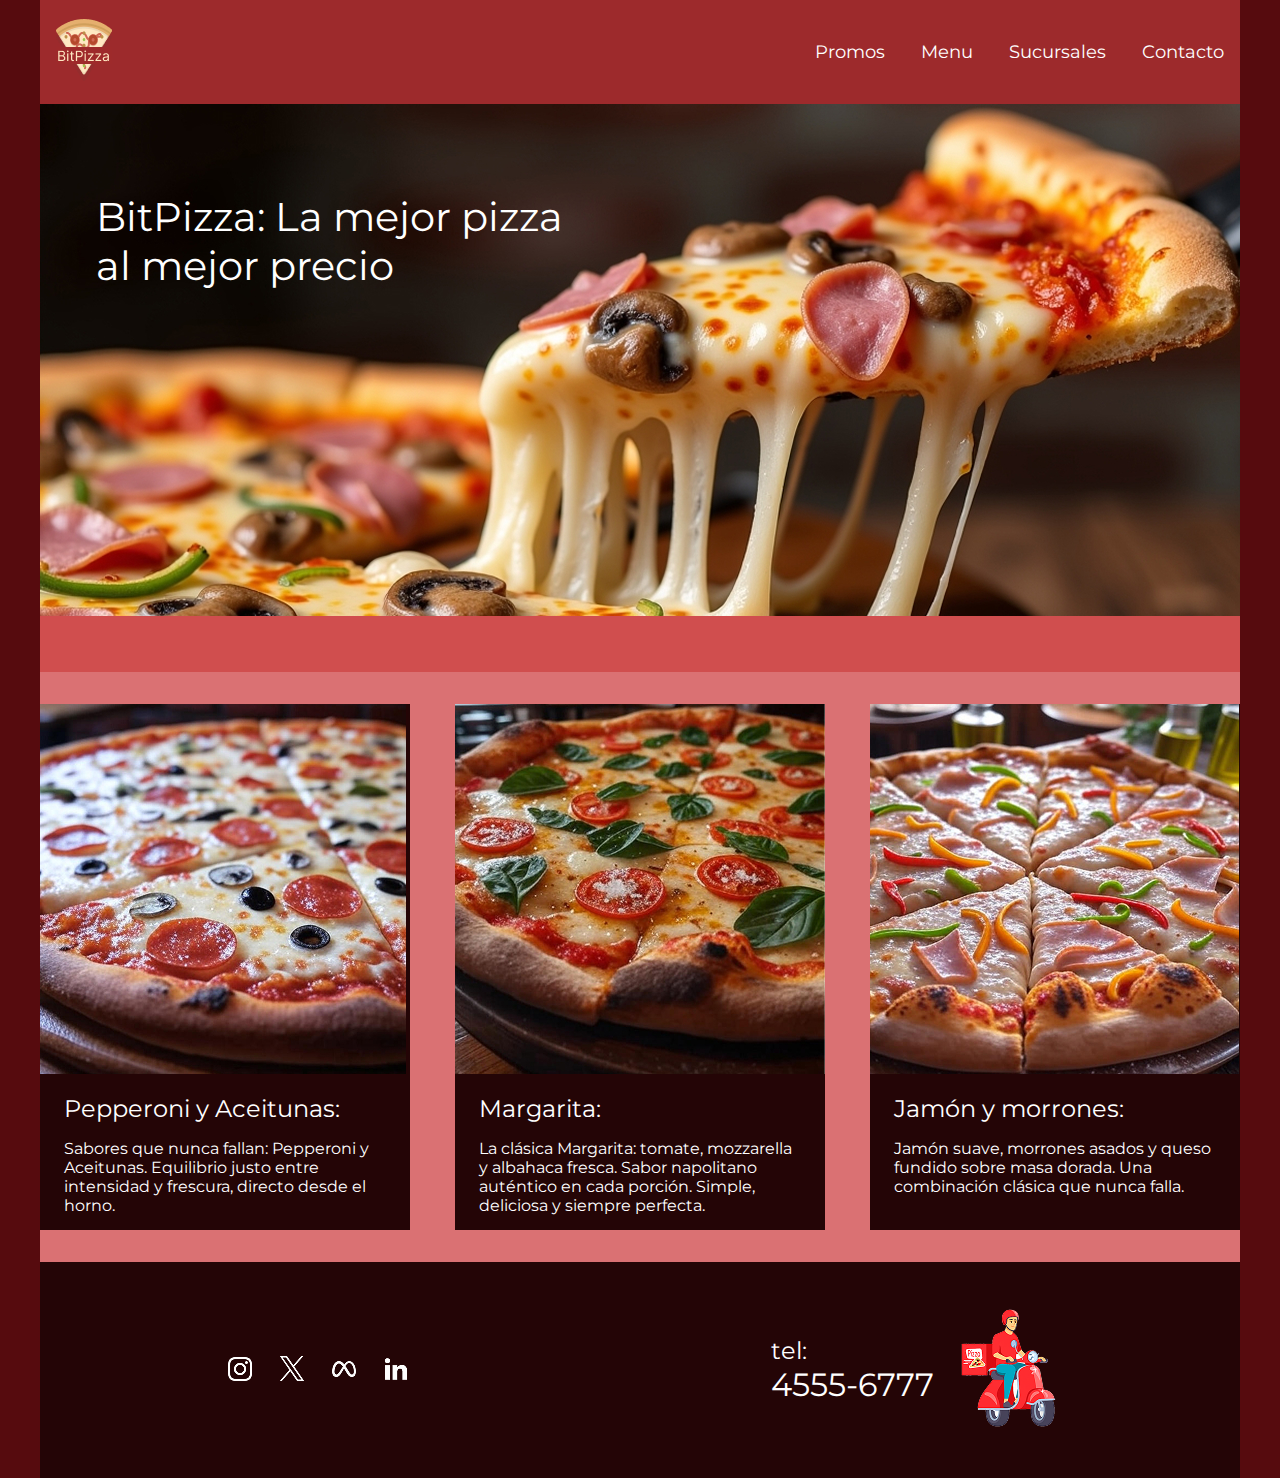
<file: _proyecto/index.html>
<!doctype html>
<html lang="en">
<head>
    <meta charset="UTF-8">
    <meta name="viewport"
          content="width=device-width, user-scalable=no, initial-scale=1.0, maximum-scale=1.0, minimum-scale=1.0">
    <meta http-equiv="X-UA-Compatible" content="ie=edge">
    <title>BitPizza</title>
    <link href='css/estilos.css' rel="stylesheet" type='text/css'>
</head>
<body>
    <header>
        <!-- isologo empresa -->
        <a href="index.html">
            <img src="imgs/logo.png" alt="Logo BitPizza">
        </a>
        <!-- barra de navegación -->
         <nav>
           <a href="index.html">Promos</a>
           <a href="menu.html">Menu</a>
           <a href="sucursales.html">Sucursales</a>
           <a href="contacto.html">Contacto</a>
         </nav>
    </header>
    <main>

        <section id="hero">
            <h1>BitPizza: La mejor pizza al mejor precio</h1>
        </section>
        
        <section id="sabores">

            <article>
                <img src="imgs/pizza1.jpg" alt="Pepperoni y Aceitunas">
                <h2>Pepperoni y Aceitunas:</h2>
                <p>
                    Sabores que nunca fallan: Pepperoni y Aceitunas. Equilibrio justo entre intensidad y frescura, directo desde el horno.
                </p>
            </article>

            <article>
                <img src="imgs/pizza2.jpg" alt="Margarita">
                <h2>Margarita:</h2>
                <p>
                    La clásica Margarita: tomate, mozzarella y albahaca fresca. Sabor napolitano auténtico en cada porción. Simple, deliciosa y siempre perfecta.
                </p>
            </article>

            <article>
                <img src="imgs/pizza3.jpg" alt="Jamón y morrones">
                <h2>Jamón y morrones:</h2>
                <p>
                    Jamón suave, morrones asados y queso fundido sobre masa dorada. Una combinación clásica que nunca falla.
                </p>
            </article>

        </section>

    </main>
    <footer>
        <!-- social media -->
         <nav>
            <a href="#!">
                <img src="imgs/instagram-w.png" alt="Instagram">
            </a>
            <a href="#!">
                <img src="imgs/x-white.png" alt="X">
            </a>
            <a href="#!">
                <img src="imgs/meta.png" alt="Meta">
            </a>
            <a href="#!">
                <img src="imgs/linkedin-w.png" alt="LinkedIn">
            </a>
         </nav>

         <!-- teléfono -->
        <div>
        <a href="tel:45556777">
             <span>
                tel: 
                <span id="nro">4555-6777</span>
            </span>
            <img src="imgs/bike.png" alt="Moto">
        </a>
        </div>
    </footer>
</body>
</html>
</file>
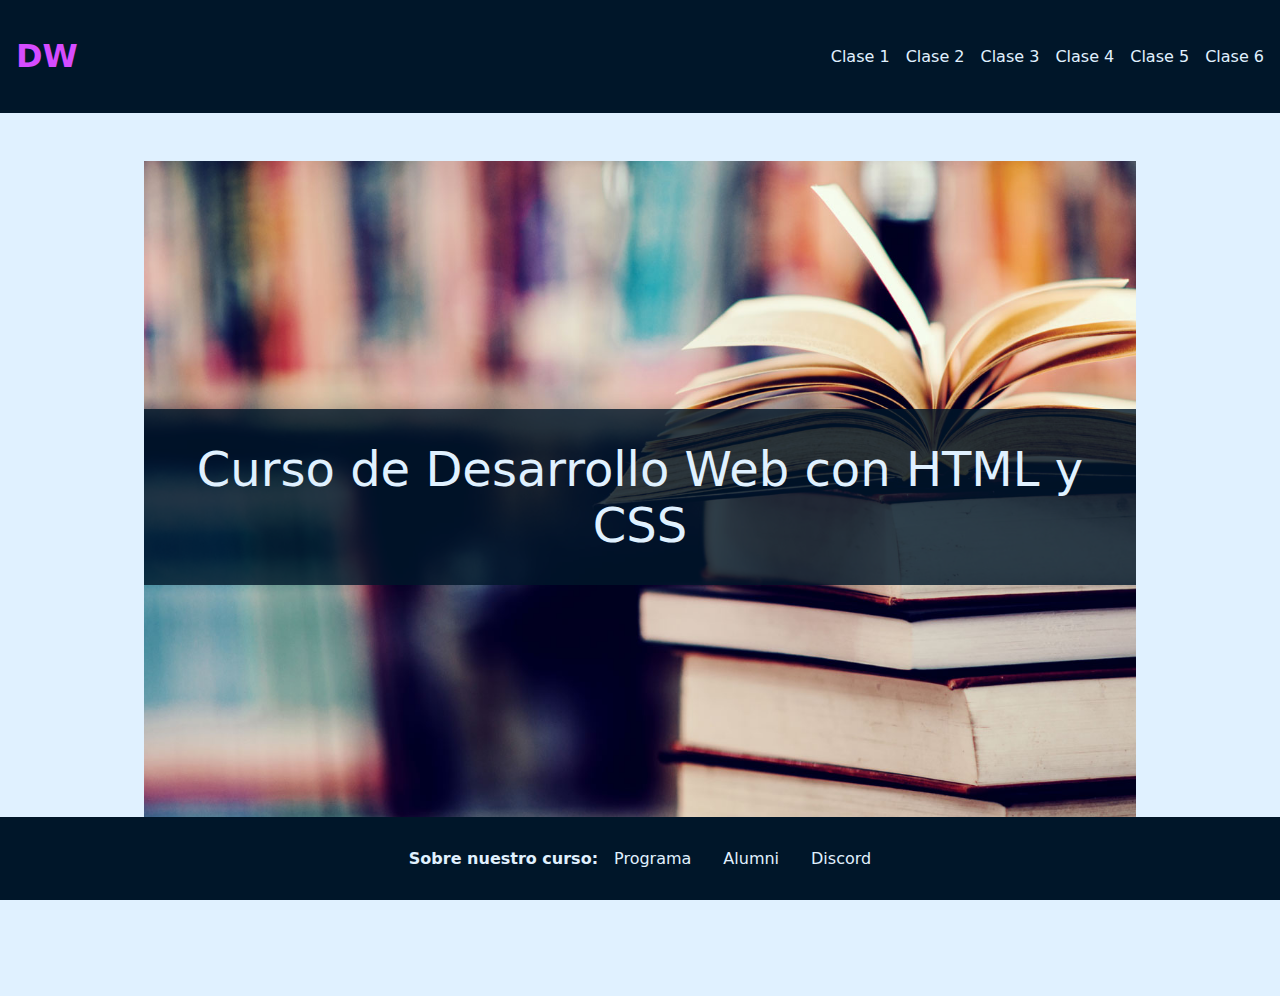
<file: anterior/index.html>
<!DOCTYPE html>
<html lang="es">
<head>
    <meta charset="UTF-8">
    <meta name="viewport" content="width=device-width, initial-scale=1.0">
    <title>Bienvenidos al curso de Desarrollo Web con HTML y CSS</title>
    <link rel="stylesheet" href="css/estilos.css">
</head>
<body>
    <header>
        <h1><a href="index.html" class="logo">DW</a></h1>
        <nav>
            <ul>
                <li><a href="clase1.html" class="nav">Clase 1</a></li>
                <li><a href="clase2.html" class="nav">Clase 2</a></li>
                <li><a href="clase3.html" class="nav">Clase 3</a></li>
                <li><a href="clase4.html" class="nav">Clase 4</a></li>
                <li><a href="clase5.html" class="nav">Clase 5</a></li>
                <li><a href="" class="nav">Clase 6</a></li>
            </ul>
        </nav>
    </header>

    <main>
        <section id="bienvenida">
            <h1>Curso de Desarrollo Web con HTML y CSS</h1>
        </section>
    </main>

    <footer>
        <h1>Sobre nuestro curso:</h1>
        <ul>
            <li><a href="https://www.educacionit.com/curso-de-html" class="footer">Programa</a></li>
            <li><a href="https://alumni.education" class="footer">Alumni</a></li>
            <li><a href="https://discord.gg/SpRytRKP" class="footer">Discord</a></li>
        </ul>
    </footer>
</body>
</html>
</file>
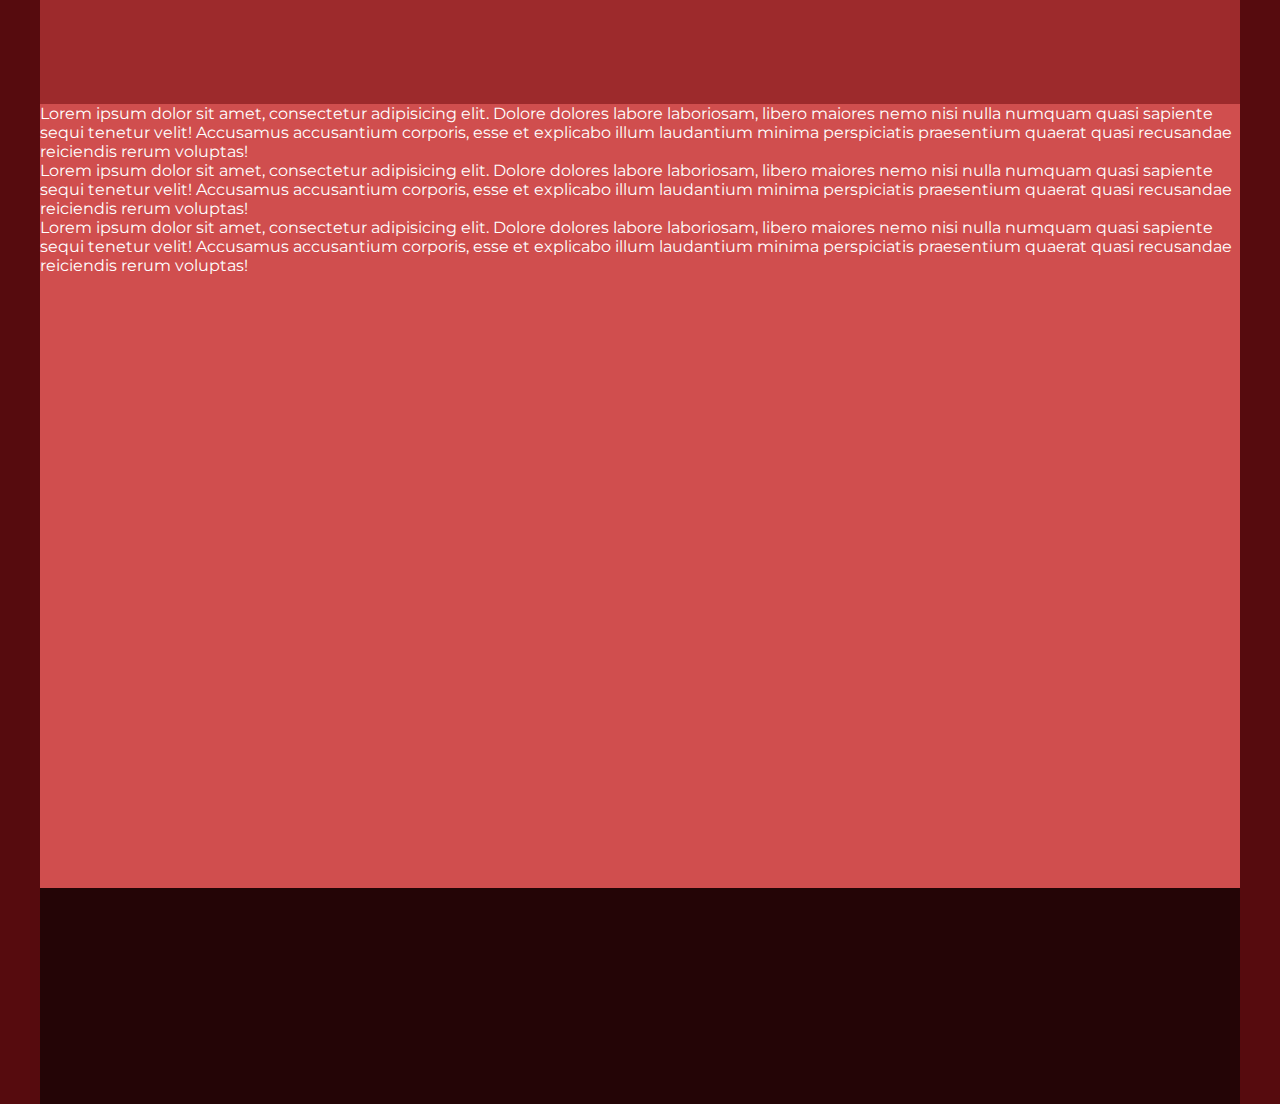
<file: _proyecto/plantilla.html>
<!doctype html>
<html lang="en">
<head>
    <meta charset="UTF-8">
    <meta name="viewport"
          content="width=device-width, user-scalable=no, initial-scale=1.0, maximum-scale=1.0, minimum-scale=1.0">
    <meta http-equiv="X-UA-Compatible" content="ie=edge">
    <title>BitPizza</title>
    <link href='css/estilos.css' rel="stylesheet" type='text/css'>
</head>
<body>
<header>

</header>
<main>

        <p>
            Lorem ipsum dolor sit amet, consectetur adipisicing elit. Dolore dolores labore laboriosam, libero maiores nemo nisi nulla numquam quasi sapiente sequi tenetur velit! Accusamus accusantium corporis, esse et explicabo illum laudantium minima perspiciatis praesentium quaerat quasi recusandae reiciendis rerum voluptas!
        </p>
        <p>
            Lorem ipsum dolor sit amet, consectetur adipisicing elit. Dolore dolores labore laboriosam, libero maiores nemo nisi nulla numquam quasi sapiente sequi tenetur velit! Accusamus accusantium corporis, esse et explicabo illum laudantium minima perspiciatis praesentium quaerat quasi recusandae reiciendis rerum voluptas!
        </p>
        <p>
            Lorem ipsum dolor sit amet, consectetur adipisicing elit. Dolore dolores labore laboriosam, libero maiores nemo nisi nulla numquam quasi sapiente sequi tenetur velit! Accusamus accusantium corporis, esse et explicabo illum laudantium minima perspiciatis praesentium quaerat quasi recusandae reiciendis rerum voluptas!
        </p>

</main>
<footer>

</footer>
</body>
</html>
</file>
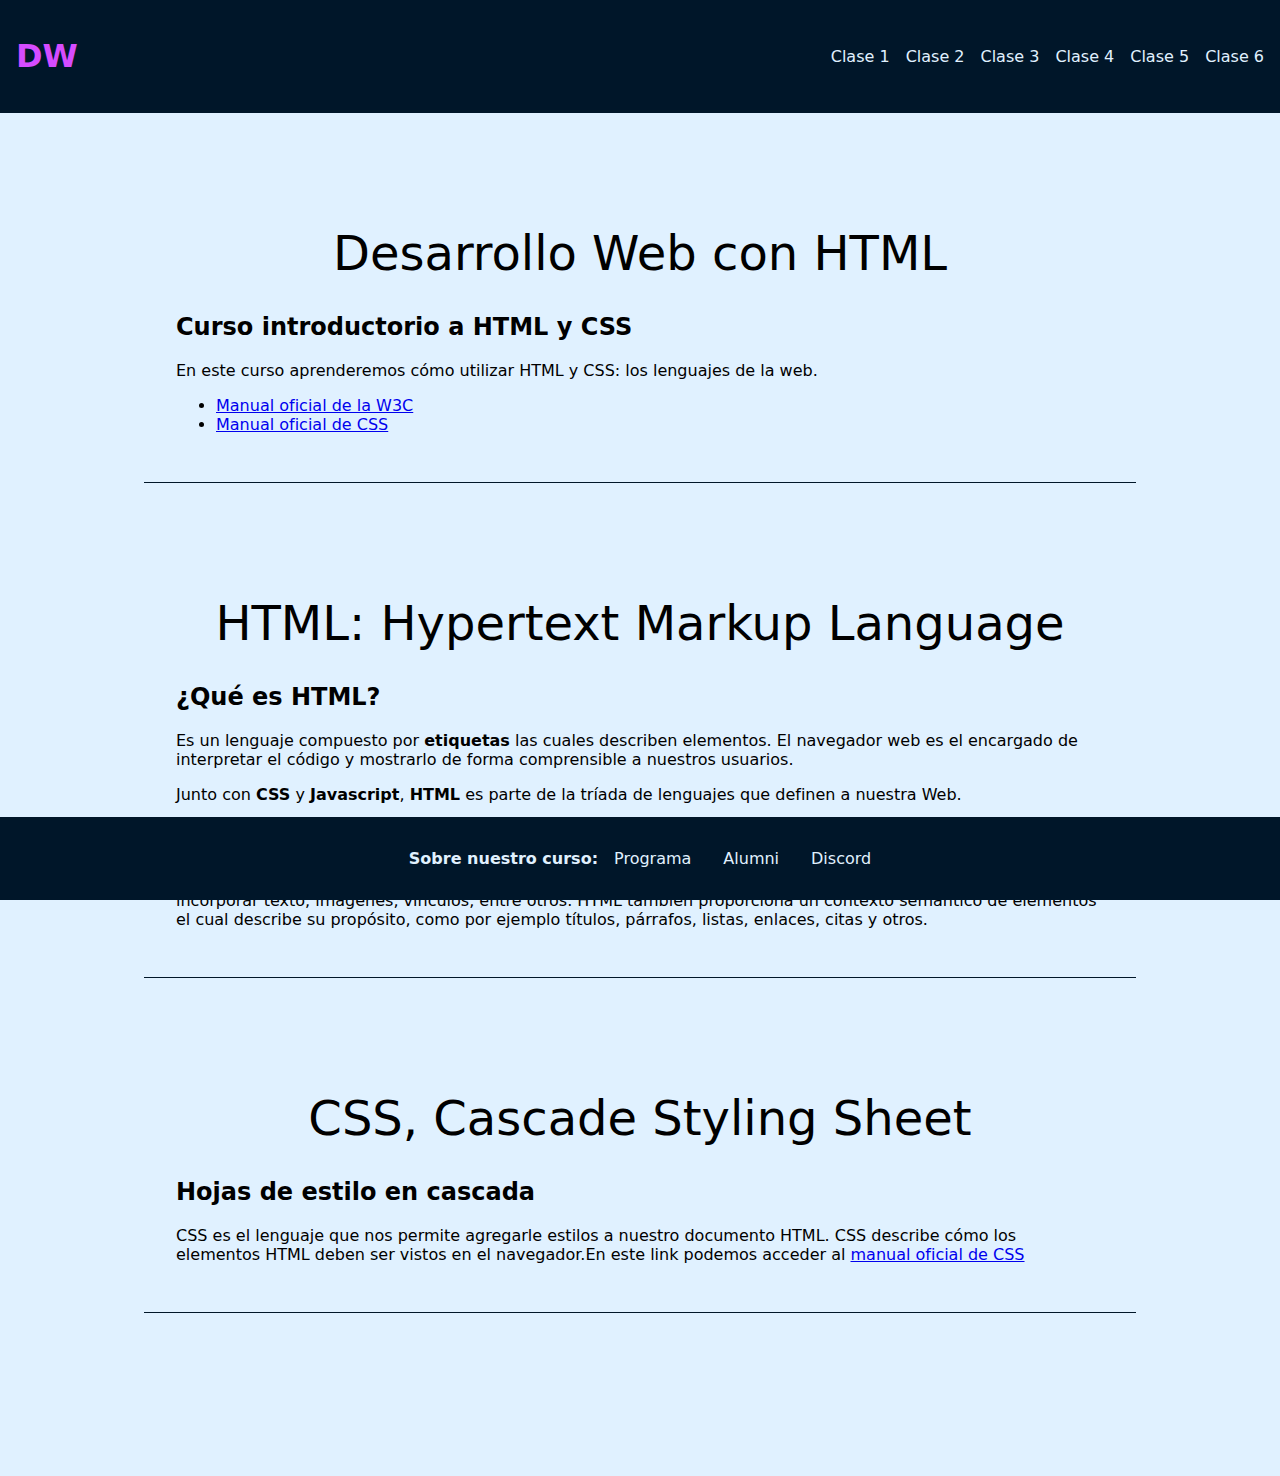
<file: anterior/clase1.html>
<!DOCTYPE html>
<html lang="es">
<head>
    <meta charset="UTF-8">
    <meta name="viewport" content="width=device-width, initial-scale=1.0">
    <title>Clase 1</title>
    <link rel="stylesheet" href="css/estilos.css">
</head>
<body>
    <header>
        <h1><a href="index.html" class="logo">DW</a></h1>
        <nav>
            <ul>
                <li><a href="clase1.html" class="nav">Clase 1</a></li>
                <li><a href="clase2.html" class="nav">Clase 2</a></li>
                <li><a href="clase3.html" class="nav">Clase 3</a></li>
                <li><a href="clase4.html" class="nav">Clase 4</a></li>
                <li><a href="clase5.html" class="nav">Clase 5</a></li>
                <li><a href="" class="nav">Clase 6</a></li>
            </ul>
        </nav>
    </header>

    <main>
        <section>
            <h1>Desarrollo Web con HTML</h1>
            <h2>Curso introductorio a HTML y CSS</h2>
            <p>En este curso aprenderemos cómo utilizar HTML y CSS: los lenguajes de la web.</p>
            <ul>
                <li><a href="https://www.w3schools.com/html/default.asp" target="_blank">Manual oficial de la W3C</a></li>
                <li><a href="https://www.w3schools.com/css/default.asp" target="_blank">Manual oficial de CSS</a></li>
            </ul>
        </section>

        <section>
            <h1>HTML: Hypertext Markup Language</h1>
            <h2>¿Qué es HTML?</h2>
            <p>Es un lenguaje compuesto por <strong>etiquetas</strong> las cuales describen elementos. El navegador web es el encargado de interpretar el código y mostrarlo de forma comprensible a nuestros usuarios.</p>
            <p>Junto con <strong>CSS</strong> y <strong>Javascript</strong>, <strong>HTML</strong> es parte de la tríada de lenguajes que definen a nuestra Web.</p>
            <h2>Elementos HTML y semántica</h2>
            <p>Son bloques de construcción para la maqueta de nuestra página Web. Los <strong>elementos HTML</strong> nos permiten incorporar texto, imágenes, vínculos, entre otros. HTML también proporciona un contexto semántico de elementos el cual describe su propósito, como por ejemplo títulos, párrafos, listas, enlaces, citas y otros.</p>
        </section>

        <section>
            <h1>CSS, Cascade Styling Sheet</h1>
            <h2>Hojas de estilo en cascada</h2>
            <p>CSS es el lenguaje que nos permite agregarle estilos a nuestro documento HTML. CSS describe cómo los elementos HTML deben ser vistos en el navegador.En este link podemos acceder al <a href="https://www.w3schools.com/css/default.asp" target="_blank">manual oficial de CSS</a></p>
        </section>
    </main>

    <footer>
        <h1>Sobre nuestro curso:</h1>
        <ul>
            <li><a href="https://www.educacionit.com/curso-de-html" class="footer">Programa</a></li>
            <li><a href="https://alumni.education" class="footer">Alumni</a></li>
            <li><a href="https://discord.gg/SpRytRKP" class="footer">Discord</a></li>
        </ul>
    </footer>
</body>
</html>
</file>
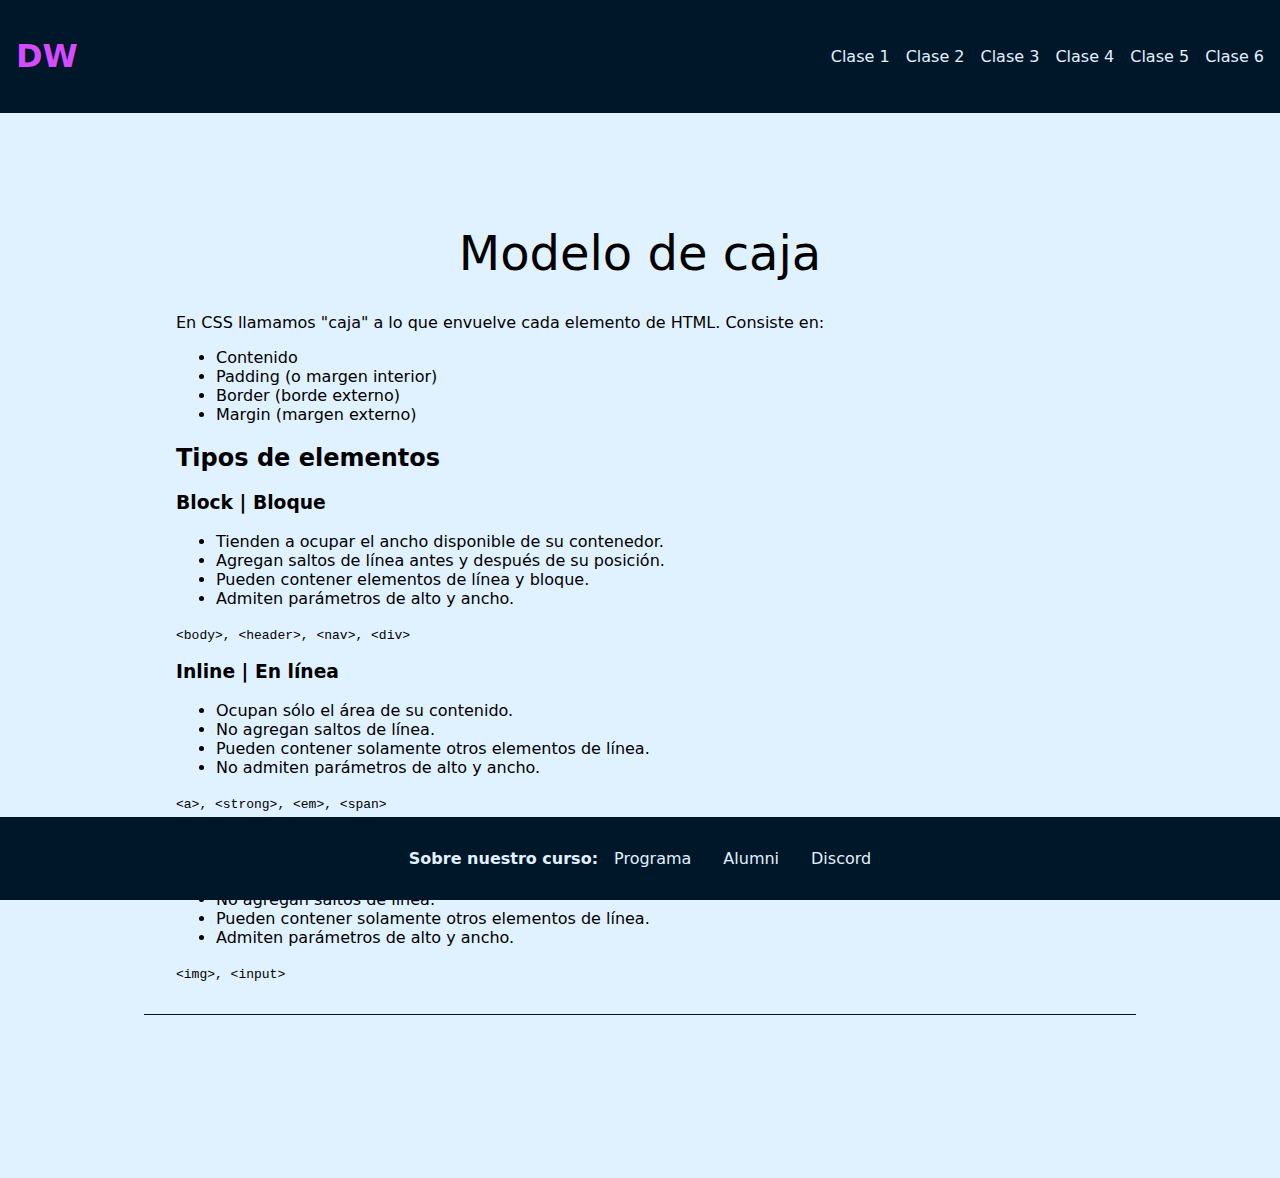
<file: anterior/clase2.html>
<!DOCTYPE html>
<html lang="es">
<head>
    <meta charset="UTF-8">
    <meta name="viewport" content="width=device-width, initial-scale=1.0">
    <title>Clase 2</title>
    <link rel="stylesheet" href="css/estilos.css">
</head>
<body>
    <header>
        <h1><a href="index.html" class="logo">DW</a></h1>
        <nav>
            <ul>
                <li><a href="clase1.html" class="nav">Clase 1</a></li>
                <li><a href="clase2.html" class="nav">Clase 2</a></li>
                <li><a href="clase3.html" class="nav">Clase 3</a></li>
                <li><a href="clase4.html" class="nav">Clase 4</a></li>
                <li><a href="clase5.html" class="nav">Clase 5</a></li>
                <li><a href="" class="nav">Clase 6</a></li>
            </ul>
        </nav>
    </header>

    <main>
        <section id="modeloDeCaja">
            <h1>Modelo de caja</h1>
            <p>En CSS llamamos "caja" a lo que envuelve cada elemento de HTML. Consiste en:</p>
            <ul>
                <li>Contenido</li>
                <li>Padding (o margen interior)</li>
                <li>Border (borde externo)</li>
                <li>Margin (margen externo)</li>
            </ul>

            <h2>Tipos de elementos</h2>
            <h3>Block | Bloque</h3>
            <ul>
                <li>Tienden a ocupar el ancho disponible de su contenedor.</li>
                <li>Agregan saltos de línea antes y después de su posición.</li>
                <li>Pueden contener elementos de línea y bloque.</li>
                <li>Admiten parámetros de alto y ancho.</li>
            </ul>

            <code>&lt;body&gt;, &lt;header&gt;, &lt;nav&gt;, &lt;div&gt;</code>

            <h3>Inline | En línea</h3>
            <ul>
                <li>Ocupan sólo el área de su contenido.</li>
                <li>No agregan saltos de línea.</li>
                <li>Pueden contener solamente otros elementos de línea.</li>
                <li>No admiten parámetros de alto y ancho.</li>
            </ul>

            <code>&lt;a&gt;, &lt;strong&gt;, &lt;em&gt;, &lt;span&gt;</code>

            <h3>Inline-block | En línea-bloque</h3>
            <ul>
                <li>Ocupan sólo el área de su contenido.</li>
                <li>No agregan saltos de línea.</li>
                <li>Pueden contener solamente otros elementos de línea.</li>
                <li>Admiten parámetros de alto y ancho.</li>
            </ul>

            <code>&lt;img&gt;, &lt;input&gt;</code>
        </section>
    </main>

    <footer>
        <h1>Sobre nuestro curso:</h1>
        <ul>
            <li><a href="https://www.educacionit.com/curso-de-html" class="footer">Programa</a></li>
            <li><a href="https://alumni.education" class="footer">Alumni</a></li>
            <li><a href="https://discord.gg/SpRytRKP" class="footer">Discord</a></li>
        </ul>
    </footer>
</body>
</html>
</file>
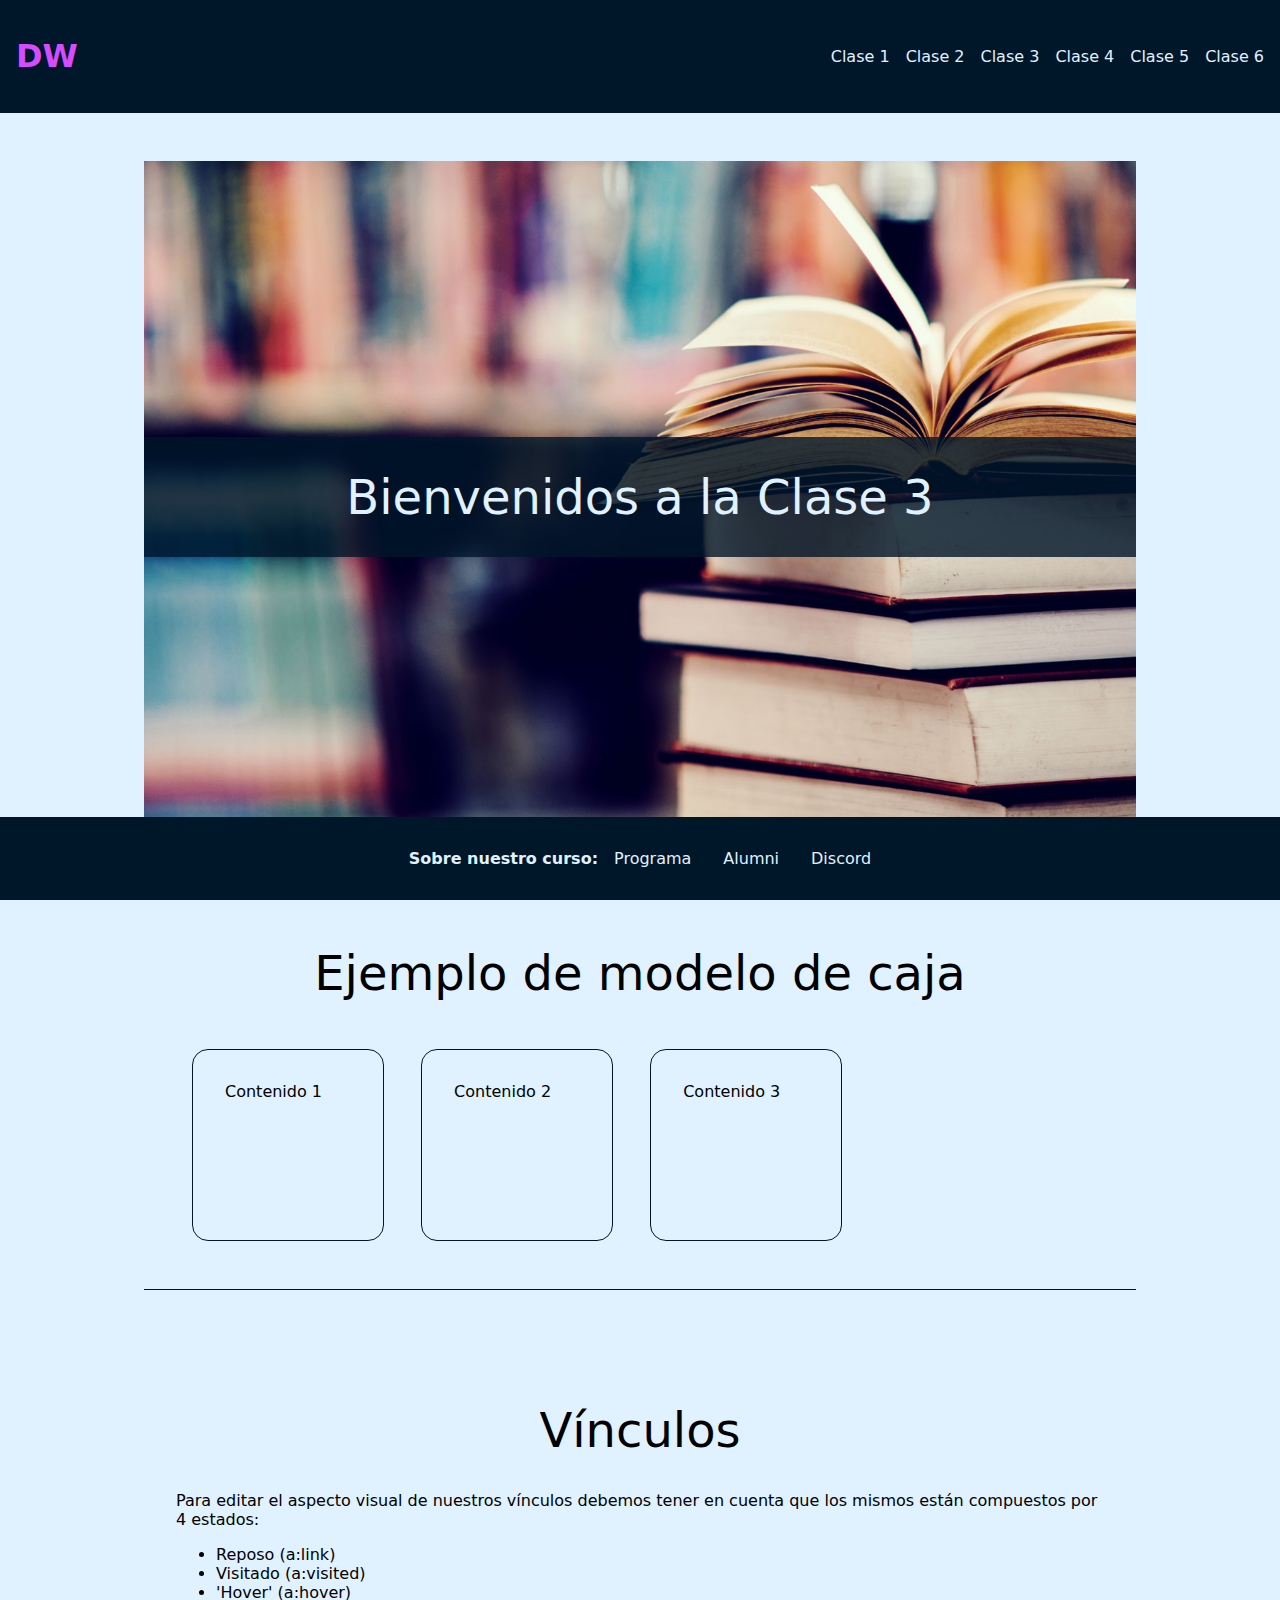
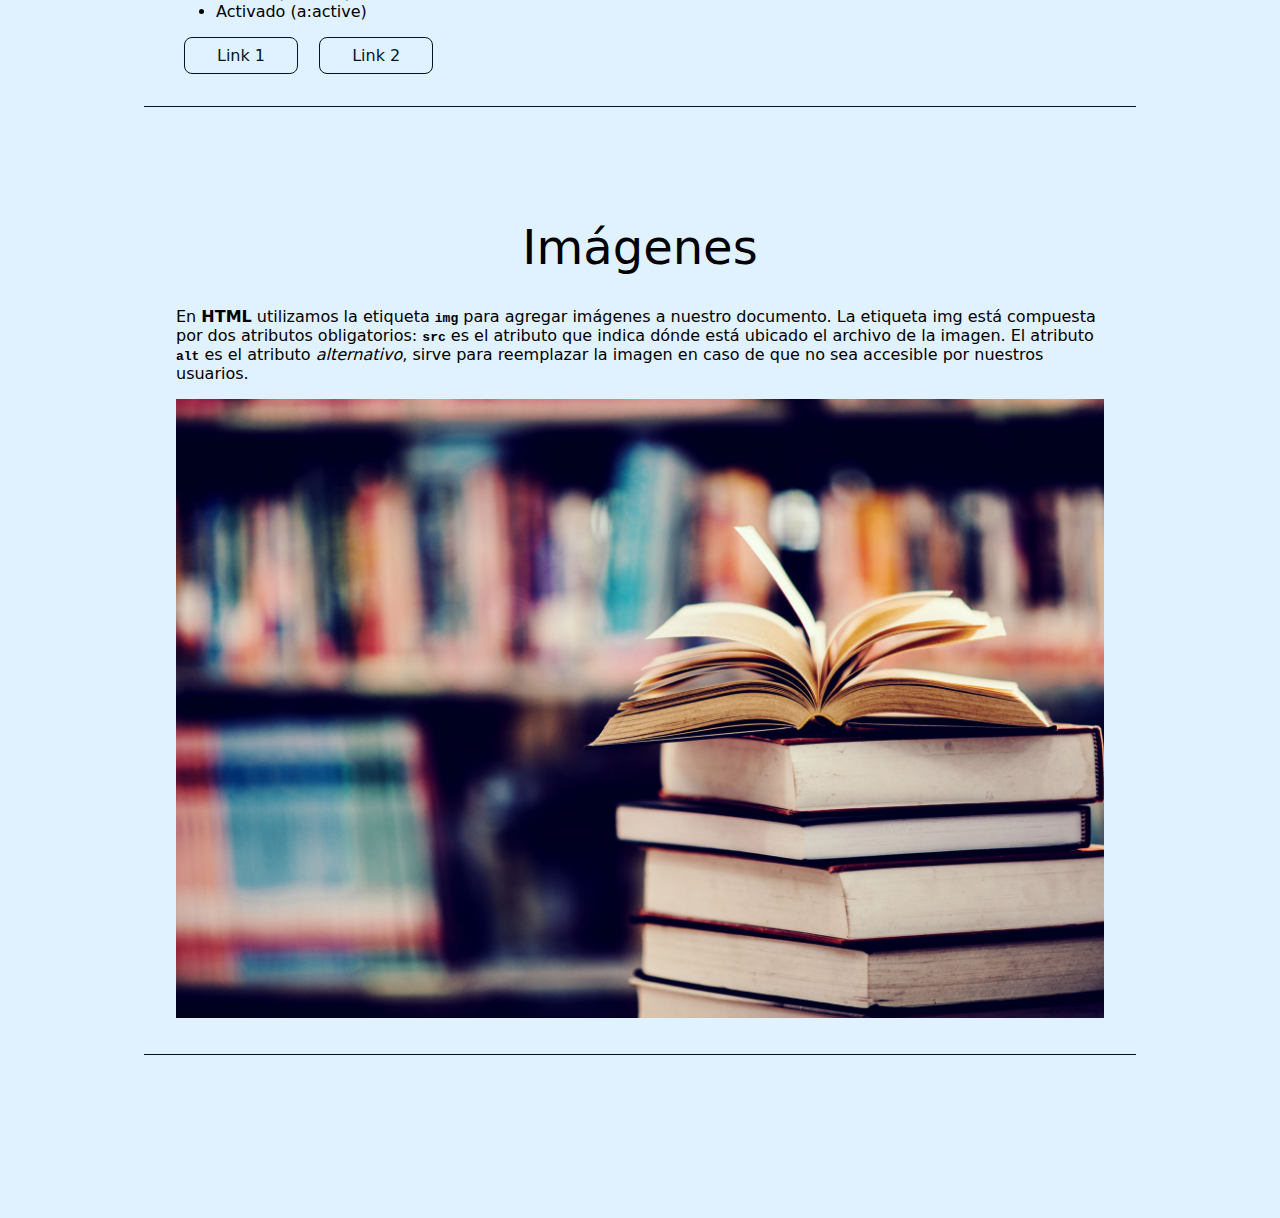
<file: anterior/clase3.html>
<!DOCTYPE html>
<html lang="es">
<head>
    <meta charset="UTF-8">
    <meta name="viewport" content="width=device-width, initial-scale=1.0">
    <title>Clase 3</title>
    <link rel="stylesheet" href="css/estilos.css">
</head>
<body>
    <header>
        <h1><a href="index.html" class="logo">DW</a></h1>
        <nav>
            <ul>
                <li><a href="clase1.html" class="nav">Clase 1</a></li>
                <li><a href="clase2.html" class="nav">Clase 2</a></li>
                <li><a href="clase3.html" class="nav">Clase 3</a></li>
                <li><a href="clase4.html" class="nav">Clase 4</a></li>
                <li><a href="clase5.html" class="nav">Clase 5</a></li>
                <li><a href="" class="nav">Clase 6</a></li>
            </ul>
        </nav>
    </header>

    <main>
        <section id="bienvenida">
            <h1>Bienvenidos a la Clase 3</h1>
        </section>

        <section id="shorthands">
            <h1>Ejemplo de modelo de caja</h1>
            <div class="box-model-ejemplo">
                <span>Contenido 1</span>
            </div>
            <div class="box-model-ejemplo">
                <span>Contenido 2</span>
            </div>
            <div class="box-model-ejemplo">
                <span>Contenido 3</span>
            </div>
        </section>

        <section id="vinculos">
            <h1>Vínculos</h1>
            <p>Para editar el aspecto visual de nuestros vínculos debemos tener en cuenta que los mismos están compuestos por 4 estados:</p>
            <ul>
                <li>Reposo (a:link)</li>
                <li>Visitado (a:visited)</li>
                <li>'Hover' (a:hover)</li>
                <li>Activado (a:active)</li>
            </ul>
            <a href="#" class="link">Link 1</a>
            <a href="#" class="link">Link 2</a>
        </section>

        <section id="imagenes">
            <h1>Imágenes</h1>
            <p>En <strong>HTML</strong> utilizamos la etiqueta <code><strong>img</strong></code> para agregar imágenes a nuestro documento. La etiqueta img está compuesta por dos atributos obligatorios: <code><strong>src</strong></code> es el atributo que indica dónde está ubicado el archivo de la imagen. El atributo <code><strong>alt</strong></code> es el atributo <em>alternativo</em>, sirve para reemplazar la imagen en caso de que no sea accesible por nuestros usuarios.</p>
            <img src="img/bienvenida.jpg" alt="Bienvenidos a nuestro sitio">
        </section>
    </main>

    <footer>
        <h1>Sobre nuestro curso:</h1>
        <ul>
            <li><a href="https://www.educacionit.com/curso-de-html" class="footer">Programa</a></li>
            <li><a href="https://alumni.education" class="footer">Alumni</a></li>
            <li><a href="https://discord.gg/SpRytRKP" class="footer">Discord</a></li>
        </ul>
    </footer>
</body>
</html>
</file>
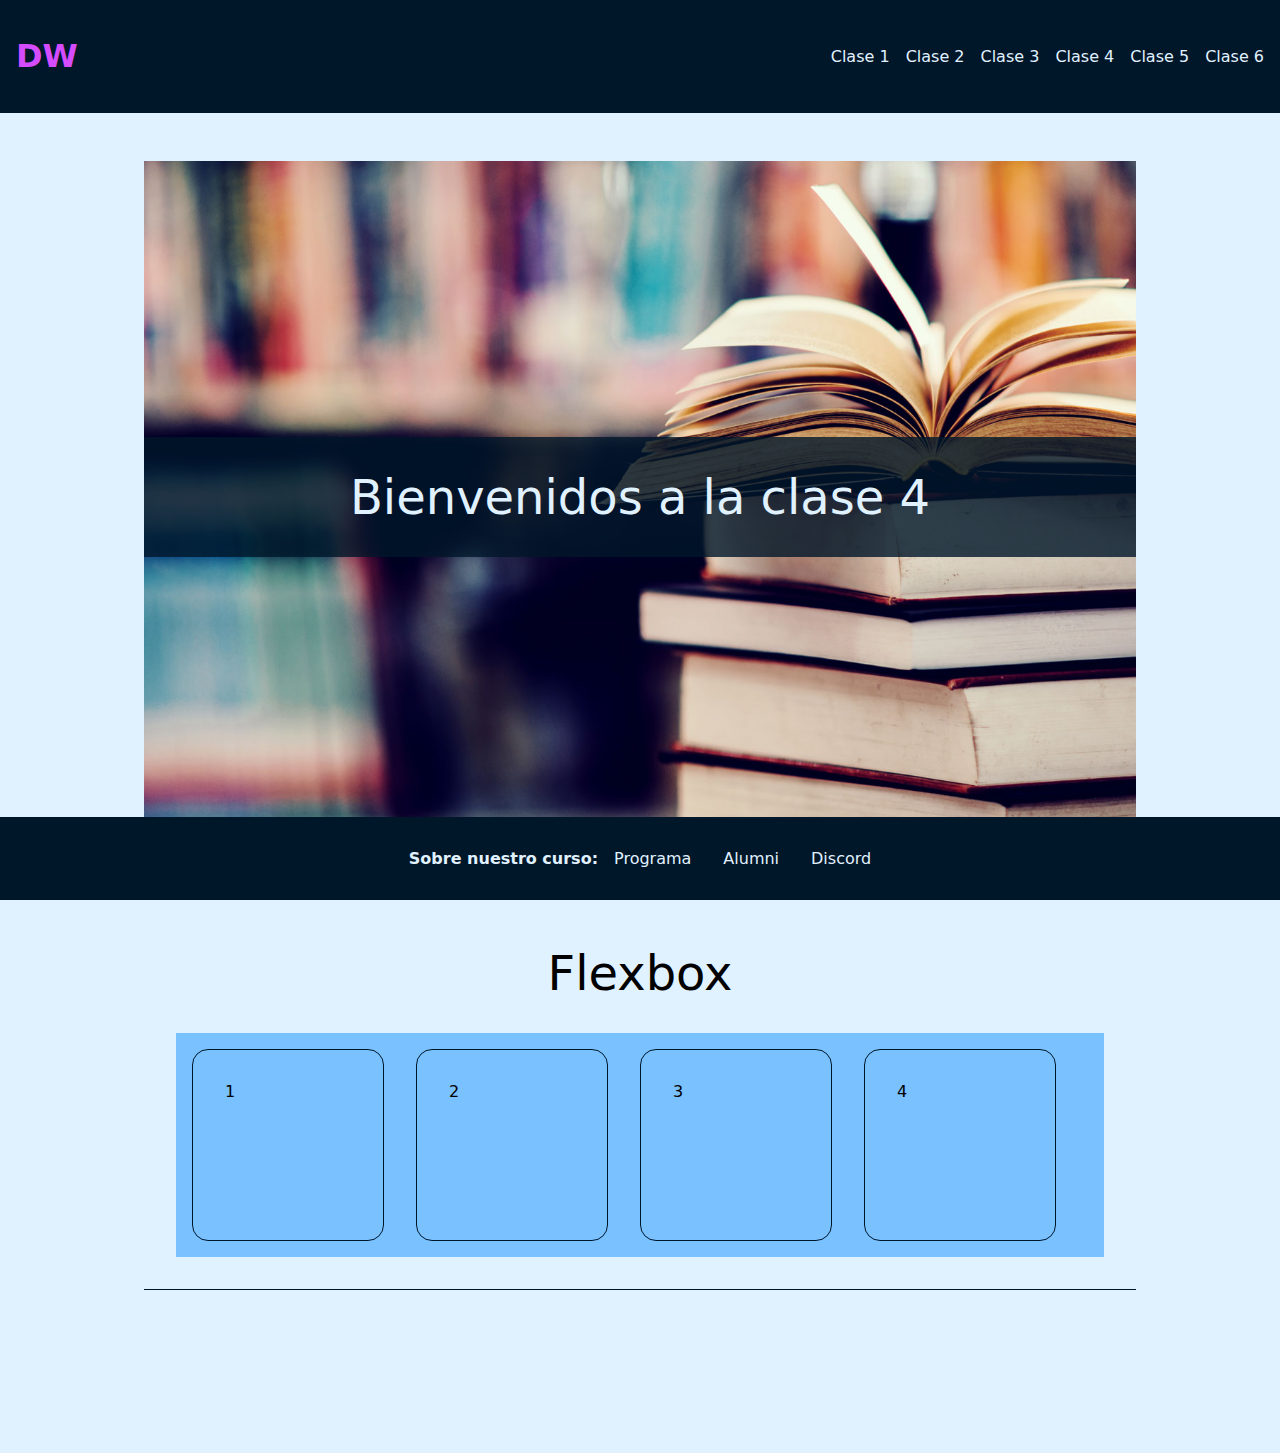
<file: anterior/clase4.html>
<!DOCTYPE html>
<html lang="es">
<head>
    <meta charset="UTF-8">
    <meta name="viewport" content="width=device-width, initial-scale=1.0">
    <title>Clase 4</title>
    <link rel="stylesheet" href="css/estilos.css">
</head>
<body>
    <header>
        <h1><a href="index.html" class="logo">DW</a></h1>
        <nav>
            <ul>
                <li><a href="clase1.html" class="nav">Clase 1</a></li>
                <li><a href="clase2.html" class="nav">Clase 2</a></li>
                <li><a href="clase3.html" class="nav">Clase 3</a></li>
                <li><a href="clase4.html" class="nav">Clase 4</a></li>
                <li><a href="clase5.html" class="nav">Clase 5</a></li>
                <li><a href="" class="nav">Clase 6</a></li>
            </ul>
        </nav>
    </header>

    <main>
        <section id="bienvenida">
            <h1>Bienvenidos a la clase 4</h1>
        </section>

        <section id="flexbox">
            <h1>Flexbox</h1>

            <div class="contenedor-flex">
                <div class="item">1</div>
                <div class="item">2</div>
                <div class="item">3</div>
                <div class="item">4</div>
            </div>
        </section>
    </main>

    <footer>
        <h1>Sobre nuestro curso:</h1>
        <ul>
            <li><a href="https://www.educacionit.com/curso-de-html" class="footer">Programa</a></li>
            <li><a href="https://alumni.education" class="footer">Alumni</a></li>
            <li><a href="https://discord.gg/SpRytRKP" class="footer">Discord</a></li>
        </ul>
    </footer>
</body>
</html>
</file>
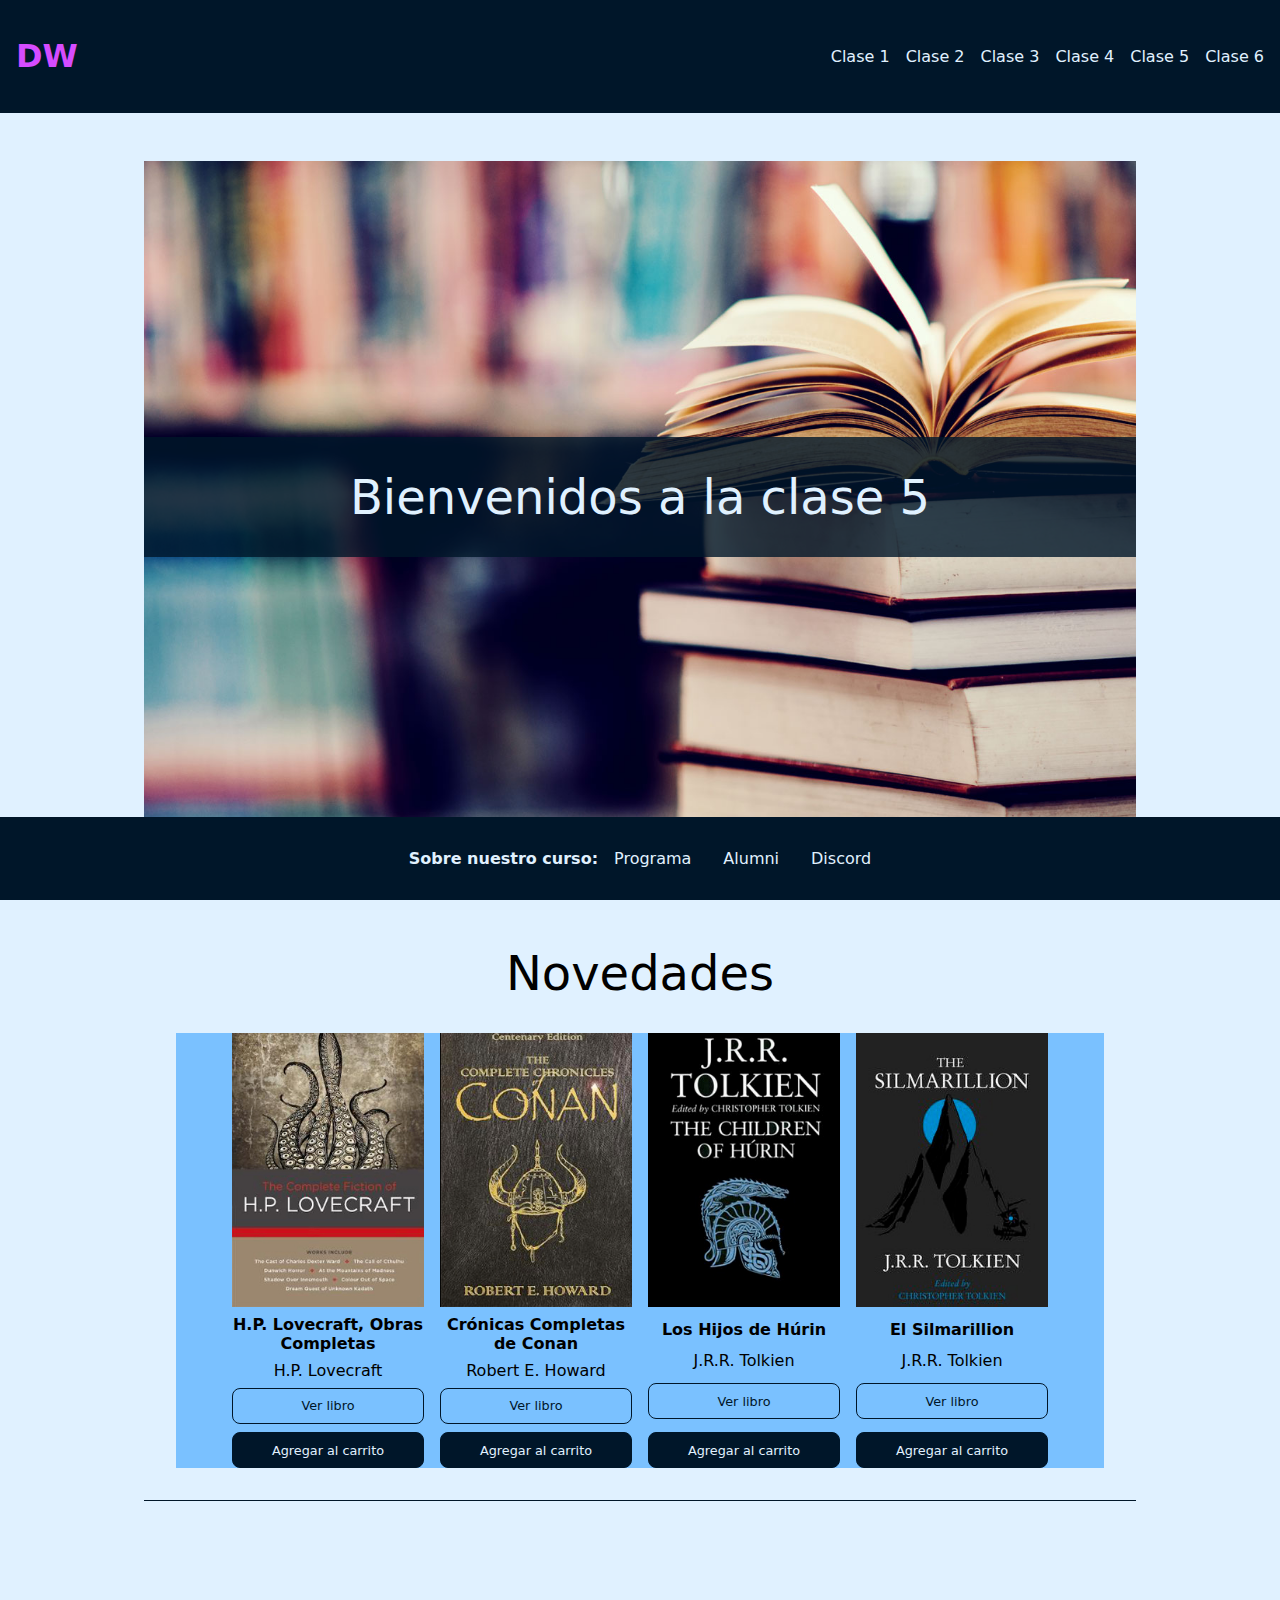
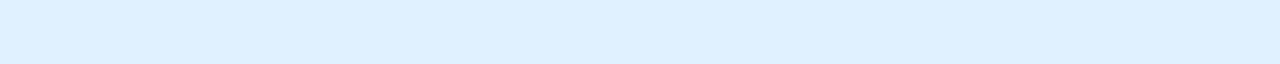
<file: anterior/clase5.html>
<!DOCTYPE html>
<html lang="es">
<head>
    <meta charset="UTF-8">
    <meta name="viewport" content="width=device-width, initial-scale=1.0">
    <title>Clase 5</title>
    <link rel="stylesheet" href="css/estilos.css">
</head>
<body>
    <header>
        <h1><a href="index.html" class="logo">DW</a></h1>
        <nav>
            <ul>
                <li><a href="clase1.html" class="nav">Clase 1</a></li>
                <li><a href="clase2.html" class="nav">Clase 2</a></li>
                <li><a href="clase3.html" class="nav">Clase 3</a></li>
                <li><a href="clase4.html" class="nav">Clase 4</a></li>
                <li><a href="clase5.html" class="nav">Clase 5</a></li>
                <li><a href="" class="nav">Clase 6</a></li>
            </ul>
        </nav>
    </header>

    <main>
        <section id="bienvenida">
            <h1>Bienvenidos a la clase 5</h1>
        </section>

        <section id="novedades">
            <h1>Novedades</h1>

            <div class="contenedor-novedades">

                <article>
                    <img src="img/01.jpg" alt="Portada del libro H.P. Lovecraft, Obras Completas">
                    <h2>H.P. Lovecraft, Obras Completas</h2>
                    <h3>H.P. Lovecraft</h3>
                    <a href="" class="btn-outline">Ver libro</a>
                    <a href="" class="btn-regular">Agregar al carrito</a>
                </article>

                <article>
                    <img src="img/02.jpg" alt="Portada del libro Crónicas Completas de Conan">
                    <h2>Crónicas Completas de Conan</h2>
                    <h3>Robert E. Howard</h3>
                    <a href="" class="btn-outline">Ver libro</a>
                    <a href="" class="btn-regular">Agregar al carrito</a>
                </article>

                <article>
                    <img src="img/03.jpg" alt="Portada del libro Los Hijos de Húrin">
                    <h2>Los Hijos de Húrin</h2>
                    <h3>J.R.R. Tolkien</h3>
                    <a href="" class="btn-outline">Ver libro</a>
                    <a href="" class="btn-regular">Agregar al carrito</a>
                </article>

                <article>
                    <img src="img/04.jpg" alt="Portada del libro El Silmarillion">
                    <h2>El Silmarillion</h2>
                    <h3>J.R.R. Tolkien</h3>
                    <a href="" class="btn-outline">Ver libro</a>
                    <a href="" class="btn-regular">Agregar al carrito</a>
                </article>

            </div>
        </section>
    </main>

    <footer>
        <h1>Sobre nuestro curso:</h1>
        <ul>
            <li><a href="https://www.educacionit.com/curso-de-html" class="footer">Programa</a></li>
            <li><a href="https://alumni.education" class="footer">Alumni</a></li>
            <li><a href="https://discord.gg/SpRytRKP" class="footer">Discord</a></li>
        </ul>
    </footer>
</body>
</html>
</file>
<file: _proyecto/css/estilos.css>
@import url('https://fonts.googleapis.com/css2?family=Montserrat:ital,wght@0,100..900;1,100..900&display=swap');

*{
    margin: 0px;
    padding: 0px;
    box-sizing: border-box;
}

body{
    width: 1200px;
    margin: auto;
    font-family: 'Montserrat', sans-serif;
    background-color: hsl(358, 77%, 19%);
    color: white;
}
a{
    text-decoration: none;
}

header{
    height: 104px;
    background-color: hsl(359, 58%, 39%);
    display: flex;
    justify-content: space-between;
    align-items: center;
}
/* Logo empresa */
    header a img{
        margin-left: 16px;
    }
/* Barra de navegación */
    header nav a{
        color: #fff;
        font-size: 18px;
        padding: 16px;
    }

main{
    min-height: 784px; 
    background-color: hsl(360, 58%, 56%);
}

/* sección hero-banner */
    #hero{
        padding: 88px 56px;
        height: 512px;
        background-image: url(../imgs/hero-banner.jpg);
    }
        #hero h1{
            width: 480px;
            /* margin: 88px 56px; */
            font-size: 40px;
            font-weight: 400;
        }

/* ssección sabores */
    #sabores{
        height: 590px;
        margin-top: 56px;
        background-color: hsl(359, 59%, 65%);

        display: flex;
        align-items: center;
        justify-content: space-between;
    }
        #sabores article{
            width: 370px;
            height: 526px;
            background-color: hsl(358, 76%, 8%);
        }
            #sabores article h2{
                margin: 16px 24px;
                font-weight: 400;
            }
            #sabores article p{
                margin: 0px 24px 16px 24px;
            }


footer{
    height: 216px;
    background-color: hsl(358, 76%, 8%);
    display: flex;
    justify-content: space-around;
    align-items: center;
}
/* social media */
    footer nav a{
        padding: 12px;
    }
/* teléfono */    
    footer div a{
        width: 294px;
        display: flex;
        align-items: center;
        font-size: 24px;
        color: white;
    }
    footer div a span{
        width: 164px;
    }
    #nro{
        width: 164px;
        display: block;
        font-size: 32px;
    }
</file>
<file: anterior/css/estilos.css>
/* Hoja de estilos */
.colores {
    color: hsl(208, 100%, 8%);
    color: hsl(208, 100%, 15%);
    color: hsl(208, 100%, 74%);
    color: hsl(208, 100%, 94%);
    color: hsl(286, 100%, 65%);
}

/* Estilos generales */
* {
    box-sizing: border-box;
}

body {
    background-color: hsl(208, 100%, 94%);
    font-family: system-ui, -apple-system, BlinkMacSystemFont, 'Segoe UI', Roboto, Oxygen, Ubuntu, Cantarell, 'Open Sans', 'Helvetica Neue', sans-serif;
    margin: 0;
}

main {
    padding: 2rem 1rem;
}

/* Estilos para el header */
header {
    background-color: hsl(208, 100%, 8%);
    color: hsl(208, 100%, 94%);
    padding: 1rem;

    display: flex;
    justify-content: space-between;
    align-items: center;

    position: sticky;
    top: 0;
}

nav ul {
    list-style: none;
    padding: 0;
    display: flex;
    gap: 1rem;
}

section {
    width: min(62rem, 100%); /* 1rem = 16px */
    padding: 2rem; /* margen interno */
    margin: 1rem auto 3rem; /* margen externo */
    /* grosor estilo color */
    border-bottom: 0.1rem solid hsl(208, 100%, 8%);
}

section h1 {
    font-size: 3rem; /* Tamaño del cuerpo */
    font-weight: 400; /* Grosor del trazo */
    text-align: center; /* Alinear el texto */
}

/* Sección bienvenida */
#bienvenida {
    border-bottom: none;

    min-height: 42rem;
    padding: 0;

    display: flex;
    flex-direction: column;
    justify-content: center;
    align-items: stretch;

    background-image: url('../img/bienvenida.jpg');
    background-size: cover;
    background-attachment: fixed;
}

#bienvenida h1 {
    margin: 0;
    color: hsl(208, 100%, 94%);
    background-color: hsla(208, 100%, 8%, 0.8);
    padding: 2rem 0;
}

footer {
    background-color: hsl(208, 100%, 8%);
    color: hsl(208, 100%, 94%);
    padding: 2rem;

    display: flex;
    gap: 1rem;
    justify-content: center;

    position: sticky;
    bottom: 0;
}

footer h1 {
    margin: 0;
    color: hsl(208, 100%, 94%);
    font-size: 1rem;
    font-weight: 600;
}

footer ul {
    margin: 0;
    list-style: none;
    padding: 0;
    display: flex;
    gap: 2rem;
}

/* Clase 3: box-model-ejemplo */
.box-model-ejemplo {
    width: 12rem;
    height: 12rem;
    
    border: 0.1rem solid hsl(208, 100%, 8%);
    border-radius: 1rem;

    margin: 1rem;
    padding: 2rem;

    display: inline-block;
}

/* Vínculos y estilos */
a.nav:link,
a.nav:visited,
a.footer:link,
a.footer:visited {
    color: hsl(208, 100%, 94%);
    text-decoration: none;
}

a.nav:hover,
a.nav:active,
a.footer:hover,
a.footer:active {
    color: hsl(286, 100%, 65%);
}

a.logo:link,
a.logo:visited {
    color: hsl(286, 100%, 65%);
    text-decoration: none;
}

a.logo:hover,
a.logo:active {
    color: hsl(286, 100%, 65%);
}

a.link:link,
a.link:visited {
    display: inline-block;

    padding: 0.5rem 2rem;
    margin: 0 0.5rem;
    border-radius: 0.5rem;

    /* background-color: hsl(208, 100%, 8%);
    color: hsl(208, 100%, 94%); */

    border: 0.1rem solid hsl(208, 100%, 8%);
    color: hsl(208, 100%, 8%);

    text-decoration: none; 
}

a.link:hover,
a.link:active {
    /* background-color: hsl(286, 100%, 65%); */
    background-color: hsl(208, 100%, 8%);
    color: hsl(208, 100%, 94%);
}

/* Clase 3: imágenes */
#imagenes img {
    width: 100%;
}

/* Clase 4: Flexbox */
.contenedor-flex {
    background-color: hsl(208, 100%, 74%);
    padding: 1rem;
    /* height: 42rem; */

    display: flex;
    flex-direction: row; /* column */ /* controla la dirección del eje principal */
    justify-content: flex-start; /* controla el eje principal */
    align-items: flex-start; /* controla el eje secundario */
    gap: 2rem; /* controla la distancia entre elementos */
    flex-wrap: nowrap; /* salto de línea en caso de ser necesario */
}

.item {
    width: 12rem;
    height: 12rem;
    
    border: 0.1rem solid hsl(208, 100%, 8%);
    border-radius: 1rem;

    padding: 2rem;
}

/* Clase 5 */
/* Sección novedades */
#novedades .contenedor-novedades {
    background-color: hsl(208, 100%, 74%);
    display: flex;
    justify-content: center;
    gap: 1rem;
    flex-wrap: wrap;
}

#novedades img {
    width: 100%;
}

#novedades article {
    text-align: center;
    width: 12rem;

    display: flex;
    flex-direction: column;
    justify-content: space-between;
    gap: 0.5rem;
}

#novedades h2 {
    margin: 0;
    font-size: 1rem;
}

#novedades h3 {
    margin: 0;
    font-size: 1rem;
    font-weight: 500;
}

/* Links para novedades */

/* Regular */
a.btn-regular:link,
a.btn-regular:visited {
    background-color: hsl(208, 100%, 8%);
    border: 0.1rem solid hsl(208, 100%, 8%);
    color: hsl(208, 100%, 94%);
    text-decoration: none;
    padding: 0.6rem 0;
    border-radius: 0.5rem;
    font-size: 0.8rem;
}

a.btn-regular:hover,
a.btn-regular:active {
    background-color: hsl(208, 100%, 15%);
    color: hsl(286, 100%, 65%);
}

/* Outline */
a.btn-outline:link,
a.btn-outline:visited {
    border: 0.1rem solid hsl(208, 100%, 8%);
    color: hsl(208, 100%, 8%);
    text-decoration: none;
    padding: 0.6rem 0;
    border-radius: 0.5rem;
    font-size: 0.8rem;
}

a.btn-outline:hover,
a.btn-outline:active {
    background-color: hsl(208, 100%, 8%);
    color: hsl(286, 100%, 65%);
}
</file>
